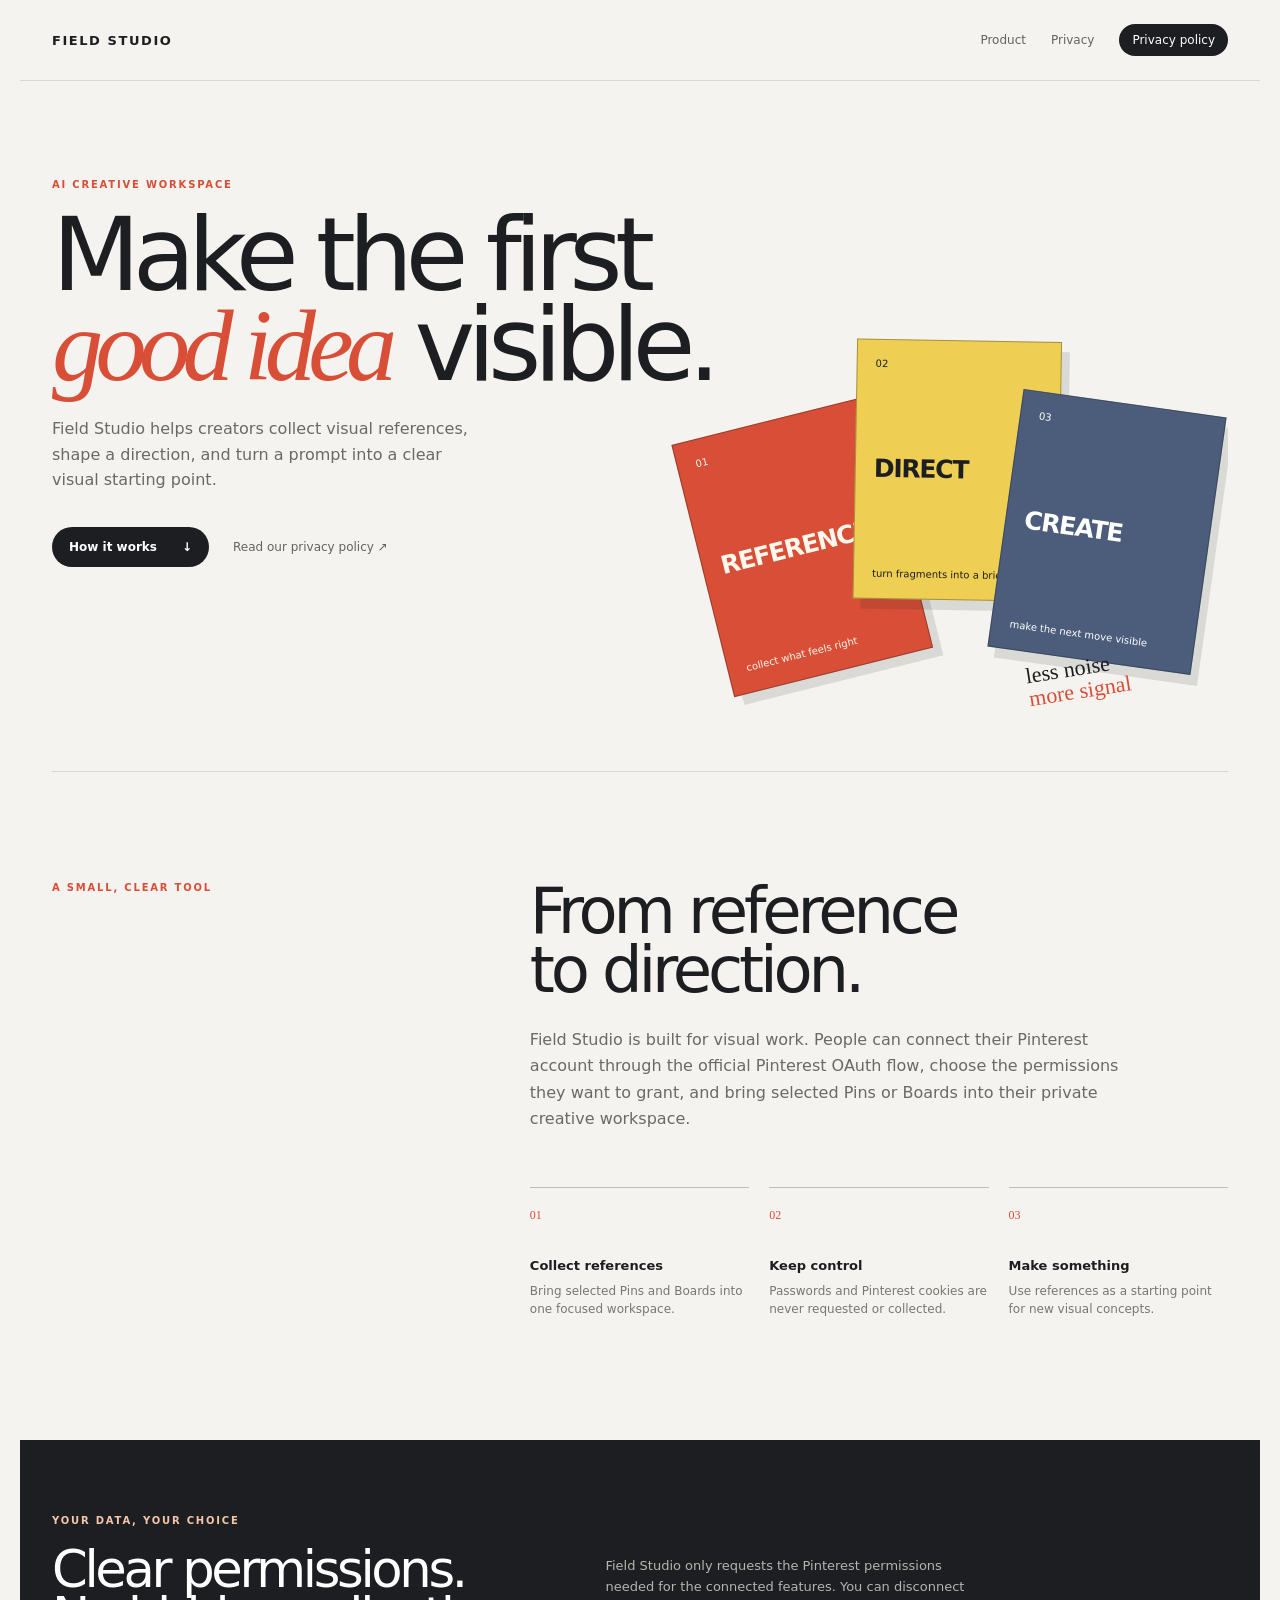
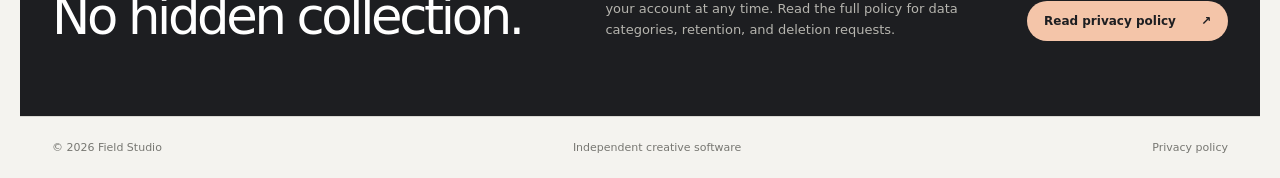
<file: index.html>
<!doctype html>
<html lang="en">
  <head>
    <meta charset="utf-8" />
    <meta name="viewport" content="width=device-width, initial-scale=1" />
    <meta name="description" content="Field Studio is an AI creative workspace for turning references into visual concepts." />
    <title>Field Studio · Creative workspace</title>
    <link rel="stylesheet" href="styles.css" />
  </head>
  <body>
    <header class="site-header">
      <a class="wordmark" href="./">FIELD STUDIO</a>
      <nav aria-label="Primary navigation">
        <a href="#product">Product</a>
        <a href="#privacy">Privacy</a>
        <a class="nav-button" href="privacy.html">Privacy policy</a>
      </nav>
    </header>

    <main>
      <section class="hero" id="product">
        <p class="eyebrow">AI CREATIVE WORKSPACE</p>
        <h1>Make the first<br /><em>good idea</em> visible.</h1>
        <p class="hero-copy">Field Studio helps creators collect visual references, shape a direction, and turn a prompt into a clear visual starting point.</p>
        <div class="hero-actions">
          <a class="button button-dark" href="#about">How it works <span>↓</span></a>
          <a class="text-link" href="privacy.html">Read our privacy policy <span>↗</span></a>
        </div>
        <div class="hero-art" aria-hidden="true">
          <div class="art-card art-card-one"><span>01</span><strong>REFERENCE</strong><small>collect what feels right</small></div>
          <div class="art-card art-card-two"><span>02</span><strong>DIRECT</strong><small>turn fragments into a brief</small></div>
          <div class="art-card art-card-three"><span>03</span><strong>CREATE</strong><small>make the next move visible</small></div>
          <div class="art-note">less noise<br /><b>more signal</b></div>
        </div>
      </section>

      <section class="section-grid" id="about">
        <p class="eyebrow">A SMALL, CLEAR TOOL</p>
        <div>
          <h2>From reference<br />to direction.</h2>
          <p class="section-copy">Field Studio is built for visual work. People can connect their Pinterest account through the official Pinterest OAuth flow, choose the permissions they want to grant, and bring selected Pins or Boards into their private creative workspace.</p>
          <div class="feature-list">
            <div><span>01</span><strong>Collect references</strong><p>Bring selected Pins and Boards into one focused workspace.</p></div>
            <div><span>02</span><strong>Keep control</strong><p>Passwords and Pinterest cookies are never requested or collected.</p></div>
            <div><span>03</span><strong>Make something</strong><p>Use references as a starting point for new visual concepts.</p></div>
          </div>
        </div>
      </section>

      <section class="privacy-callout" id="privacy">
        <div><p class="eyebrow">YOUR DATA, YOUR CHOICE</p><h2>Clear permissions.<br />No hidden collection.</h2></div>
        <p>Field Studio only requests the Pinterest permissions needed for the connected features. You can disconnect your account at any time. Read the full policy for data categories, retention, and deletion requests.</p>
        <a class="button button-light" href="privacy.html">Read privacy policy <span>↗</span></a>
      </section>
    </main>

    <footer class="site-footer"><span>© 2026 Field Studio</span><span>Independent creative software</span><a href="privacy.html">Privacy policy</a></footer>
  </body>
</html>
</file>
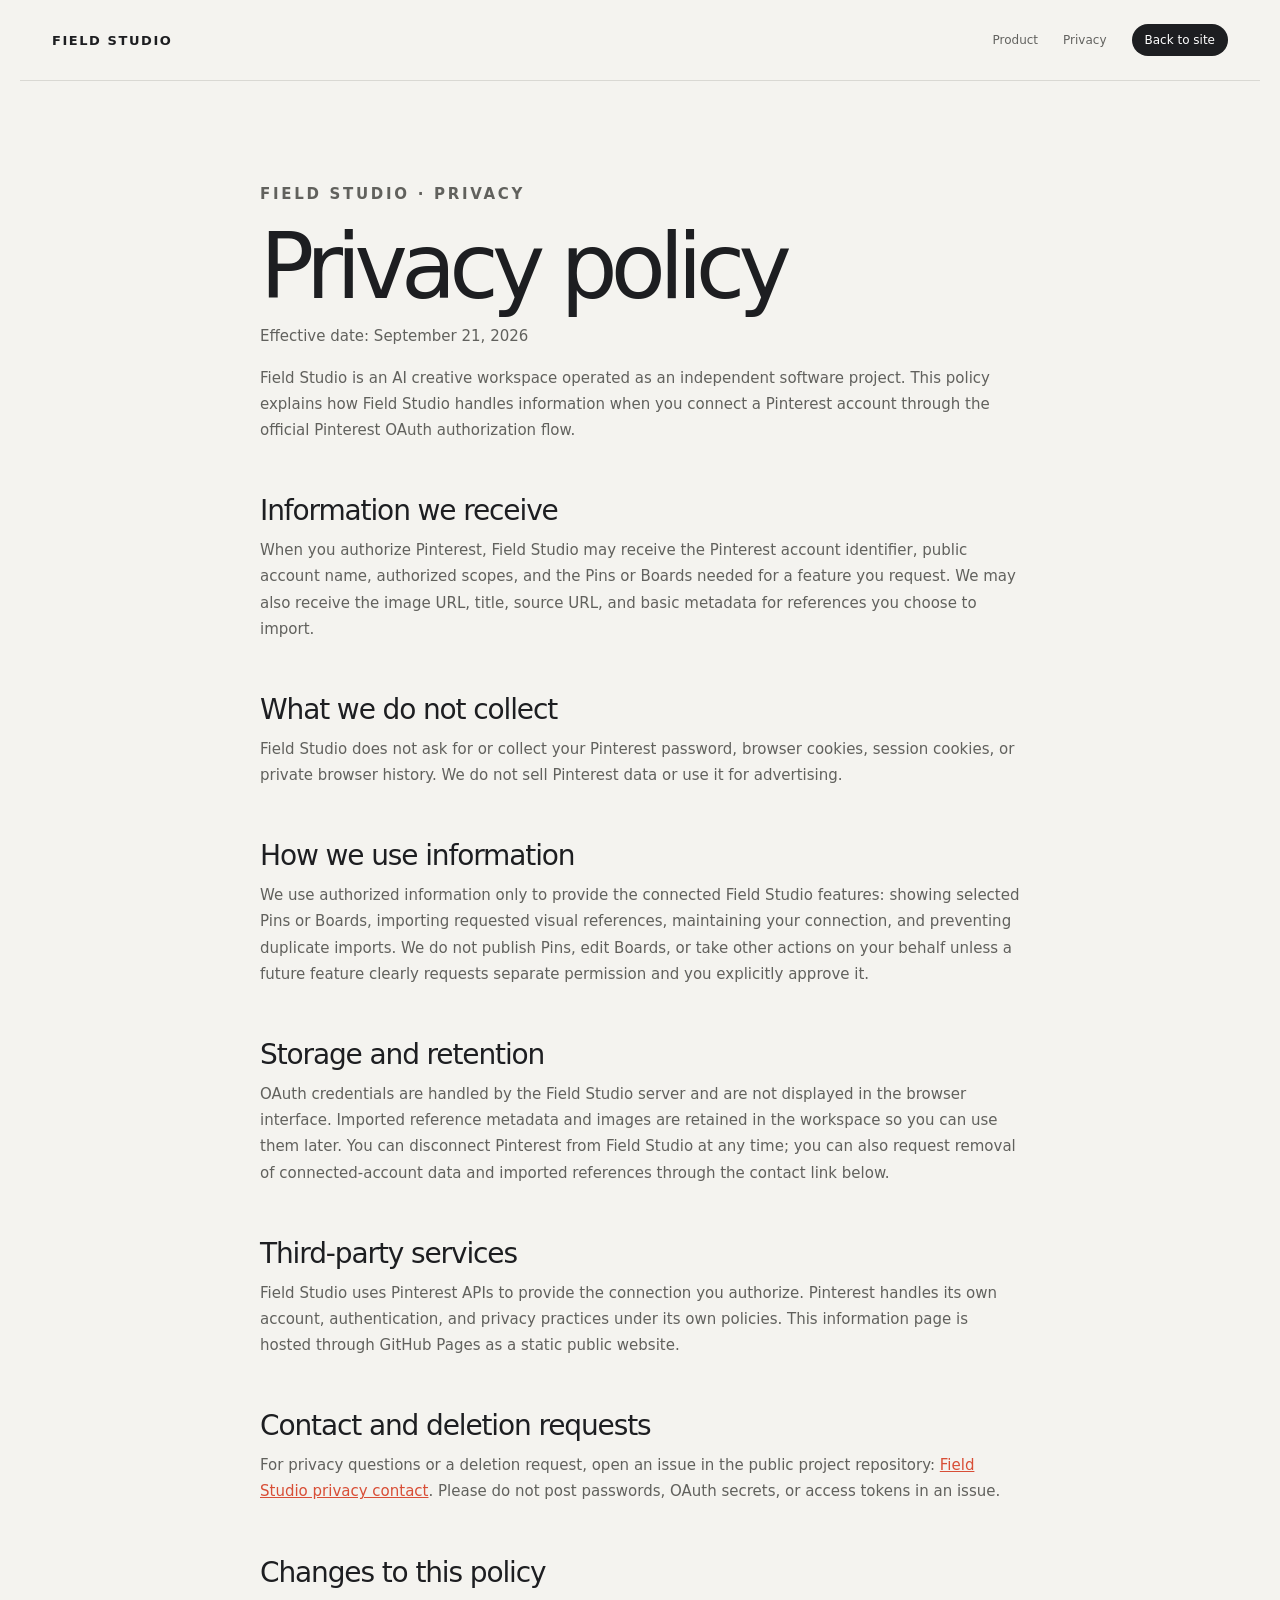
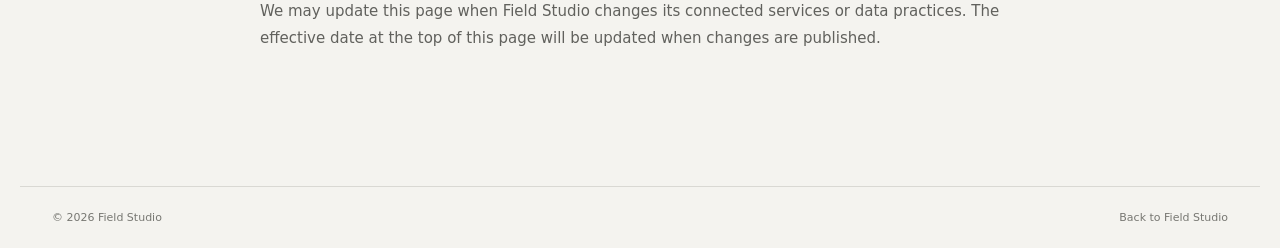
<file: privacy.html>
<!doctype html>
<html lang="en">
  <head>
    <meta charset="utf-8" />
    <meta name="viewport" content="width=device-width, initial-scale=1" />
    <meta name="description" content="Field Studio privacy policy." />
    <title>Privacy policy · Field Studio</title>
    <link rel="stylesheet" href="styles.css" />
  </head>
  <body>
    <header class="site-header"><a class="wordmark" href="./">FIELD STUDIO</a><nav aria-label="Primary navigation"><a href="index.html#product">Product</a><a href="index.html#privacy">Privacy</a><a class="nav-button" href="./">Back to site</a></nav></header>
    <main class="policy-page">
      <p class="eyebrow">FIELD STUDIO · PRIVACY</p>
      <h1>Privacy policy</h1>
      <p class="policy-lead">Effective date: September 21, 2026</p>
      <p>Field Studio is an AI creative workspace operated as an independent software project. This policy explains how Field Studio handles information when you connect a Pinterest account through the official Pinterest OAuth authorization flow.</p>

      <h2>Information we receive</h2>
      <p>When you authorize Pinterest, Field Studio may receive the Pinterest account identifier, public account name, authorized scopes, and the Pins or Boards needed for a feature you request. We may also receive the image URL, title, source URL, and basic metadata for references you choose to import.</p>

      <h2>What we do not collect</h2>
      <p>Field Studio does not ask for or collect your Pinterest password, browser cookies, session cookies, or private browser history. We do not sell Pinterest data or use it for advertising.</p>

      <h2>How we use information</h2>
      <p>We use authorized information only to provide the connected Field Studio features: showing selected Pins or Boards, importing requested visual references, maintaining your connection, and preventing duplicate imports. We do not publish Pins, edit Boards, or take other actions on your behalf unless a future feature clearly requests separate permission and you explicitly approve it.</p>

      <h2>Storage and retention</h2>
      <p>OAuth credentials are handled by the Field Studio server and are not displayed in the browser interface. Imported reference metadata and images are retained in the workspace so you can use them later. You can disconnect Pinterest from Field Studio at any time; you can also request removal of connected-account data and imported references through the contact link below.</p>

      <h2>Third-party services</h2>
      <p>Field Studio uses Pinterest APIs to provide the connection you authorize. Pinterest handles its own account, authentication, and privacy practices under its own policies. This information page is hosted through GitHub Pages as a static public website.</p>

      <h2>Contact and deletion requests</h2>
      <p>For privacy questions or a deletion request, open an issue in the public project repository: <a href="https://github.com/BettaJiayi/field-studio-site/issues">Field Studio privacy contact</a>. Please do not post passwords, OAuth secrets, or access tokens in an issue.</p>

      <h2>Changes to this policy</h2>
      <p>We may update this page when Field Studio changes its connected services or data practices. The effective date at the top of this page will be updated when changes are published.</p>
    </main>
    <footer class="site-footer"><span>© 2026 Field Studio</span><a href="index.html">Back to Field Studio</a></footer>
  </body>
</html>
</file>
<file: styles.css>
:root { color: #1d1e21; background: #f4f3ef; font-family: Inter, ui-sans-serif, system-ui, -apple-system, BlinkMacSystemFont, "Segoe UI", sans-serif; }
* { box-sizing: border-box; }
html { scroll-behavior: smooth; }
body { margin: 0; background: #f4f3ef; }
a { color: inherit; }
.site-header, .site-footer { display: flex; align-items: center; justify-content: space-between; gap: 24px; max-width: 1240px; margin: 0 auto; padding: 24px 32px; }
.site-header { border-bottom: 1px solid #d9d8d3; }
.wordmark { color: #1d1e21; font-size: 13px; font-weight: 800; letter-spacing: .12em; text-decoration: none; }
nav { display: flex; align-items: center; gap: 25px; color: #62625f; font-size: 12px; }
nav a { text-decoration: none; }
nav a:hover, .text-link:hover { color: #d84e36; }
.nav-button { padding: 9px 13px; color: #fff; background: #1d1e21; border-radius: 999px; }
main { max-width: 1240px; margin: 0 auto; padding: 0 32px; }
.hero { position: relative; min-height: 690px; padding: 98px 0 110px; overflow: hidden; }
.eyebrow { margin: 0 0 20px; color: #d84e36; font-size: 10px; font-weight: 800; letter-spacing: .18em; }
h1, h2, p { margin-top: 0; }
h1 { max-width: 720px; margin-bottom: 25px; font-size: clamp(55px, 8vw, 108px); font-weight: 500; letter-spacing: -.075em; line-height: .88; }
h1 em, h2 em { color: #d84e36; font-family: Georgia, serif; font-weight: 400; }
.hero-copy { max-width: 430px; color: #696965; font-size: 16px; line-height: 1.6; }
.hero-actions { display: flex; align-items: center; gap: 24px; margin-top: 34px; }
.button { display: inline-flex; align-items: center; justify-content: space-between; gap: 25px; padding: 13px 17px; border-radius: 999px; font-size: 12px; font-weight: 700; text-decoration: none; }
.button-dark { color: #fff; background: #1d1e21; }
.button-light { color: #1d1e21; background: #f4c5a9; }
.text-link { color: #62625f; font-size: 12px; text-decoration: none; }
.hero-art { position: absolute; right: 0; bottom: 60px; width: min(47vw, 560px); height: 390px; transform: rotate(-4deg); }
.art-card { position: absolute; display: flex; flex-direction: column; justify-content: space-between; width: 205px; height: 260px; padding: 18px; border: 1px solid rgba(29,30,33,.35); box-shadow: 8px 10px 0 rgba(29,30,33,.12); }
.art-card span, .art-card small { font-size: 10px; }
.art-card strong { font-size: 25px; letter-spacing: -.05em; }
.art-card small { line-height: 1.3; }
.art-card-one { top: 85px; left: 30px; color: #fef8ed; background: #d84e36; transform: rotate(-10deg); }
.art-card-two { top: 20px; left: 190px; color: #1d1e21; background: #eecf54; transform: rotate(5deg); }
.art-card-three { top: 92px; right: 20px; color: #fff; background: #4b5d7b; transform: rotate(12deg); }
.art-note { position: absolute; right: 110px; bottom: 0; color: #1d1e21; font: 22px/1.05 Georgia, serif; transform: rotate(-5deg); }
.art-note b { color: #d84e36; font-weight: 400; }
.section-grid { display: grid; grid-template-columns: 1fr 1.8fr; gap: 90px; padding: 110px 0; border-top: 1px solid #d9d8d3; }
h2 { margin-bottom: 27px; font-size: clamp(42px, 5vw, 70px); font-weight: 500; letter-spacing: -.065em; line-height: .92; }
.section-copy { max-width: 590px; color: #696965; font-size: 16px; line-height: 1.65; }
.feature-list { display: grid; grid-template-columns: repeat(3, 1fr); gap: 20px; margin-top: 55px; }
.feature-list div { padding-top: 16px; border-top: 1px solid #bdbcb7; }
.feature-list span { color: #d84e36; font: 12px Georgia, serif; }
.feature-list strong { display: block; margin: 35px 0 9px; font-size: 13px; }
.feature-list p { color: #777772; font-size: 12px; line-height: 1.5; }
.privacy-callout { display: grid; grid-template-columns: 1.35fr 1fr auto; align-items: end; gap: 45px; margin: 0 -32px; padding: 75px 32px; color: #fff; background: #1d1e21; }
.privacy-callout .eyebrow { color: #f4c5a9; }
.privacy-callout h2 { margin: 0; font-size: clamp(38px, 4vw, 60px); }
.privacy-callout > p { max-width: 360px; margin: 0; color: #b6b5af; font-size: 13px; line-height: 1.65; }
.policy-page { max-width: 760px; min-height: 800px; padding: 100px 0 120px; }
.policy-page h1 { margin-bottom: 17px; font-size: clamp(55px, 8vw, 90px); }
.policy-lead { color: #d84e36; font-size: 12px; }
.policy-page h2 { margin: 55px 0 13px; font-size: 28px; letter-spacing: -.04em; }
.policy-page p { color: #61615d; font-size: 15px; line-height: 1.75; }
.policy-page a { color: #d84e36; }
.site-footer { color: #777772; border-top: 1px solid #d9d8d3; font-size: 11px; }
.site-footer a { text-decoration: none; }
@media (max-width: 760px) { .site-header, .site-footer { padding: 20px; } nav a:not(.nav-button) { display: none; } main { padding: 0 20px; } .hero { min-height: 820px; padding-top: 78px; } .hero-art { right: -105px; bottom: 35px; width: 500px; transform: scale(.82) rotate(-4deg); transform-origin: right bottom; } .section-grid, .privacy-callout { grid-template-columns: 1fr; gap: 30px; padding: 70px 0; } .privacy-callout { margin: 0 -20px; padding-inline: 20px; } .feature-list { grid-template-columns: 1fr; gap: 28px; } .feature-list strong { margin-top: 17px; } .policy-page { padding: 70px 0 100px; } }
</file>
